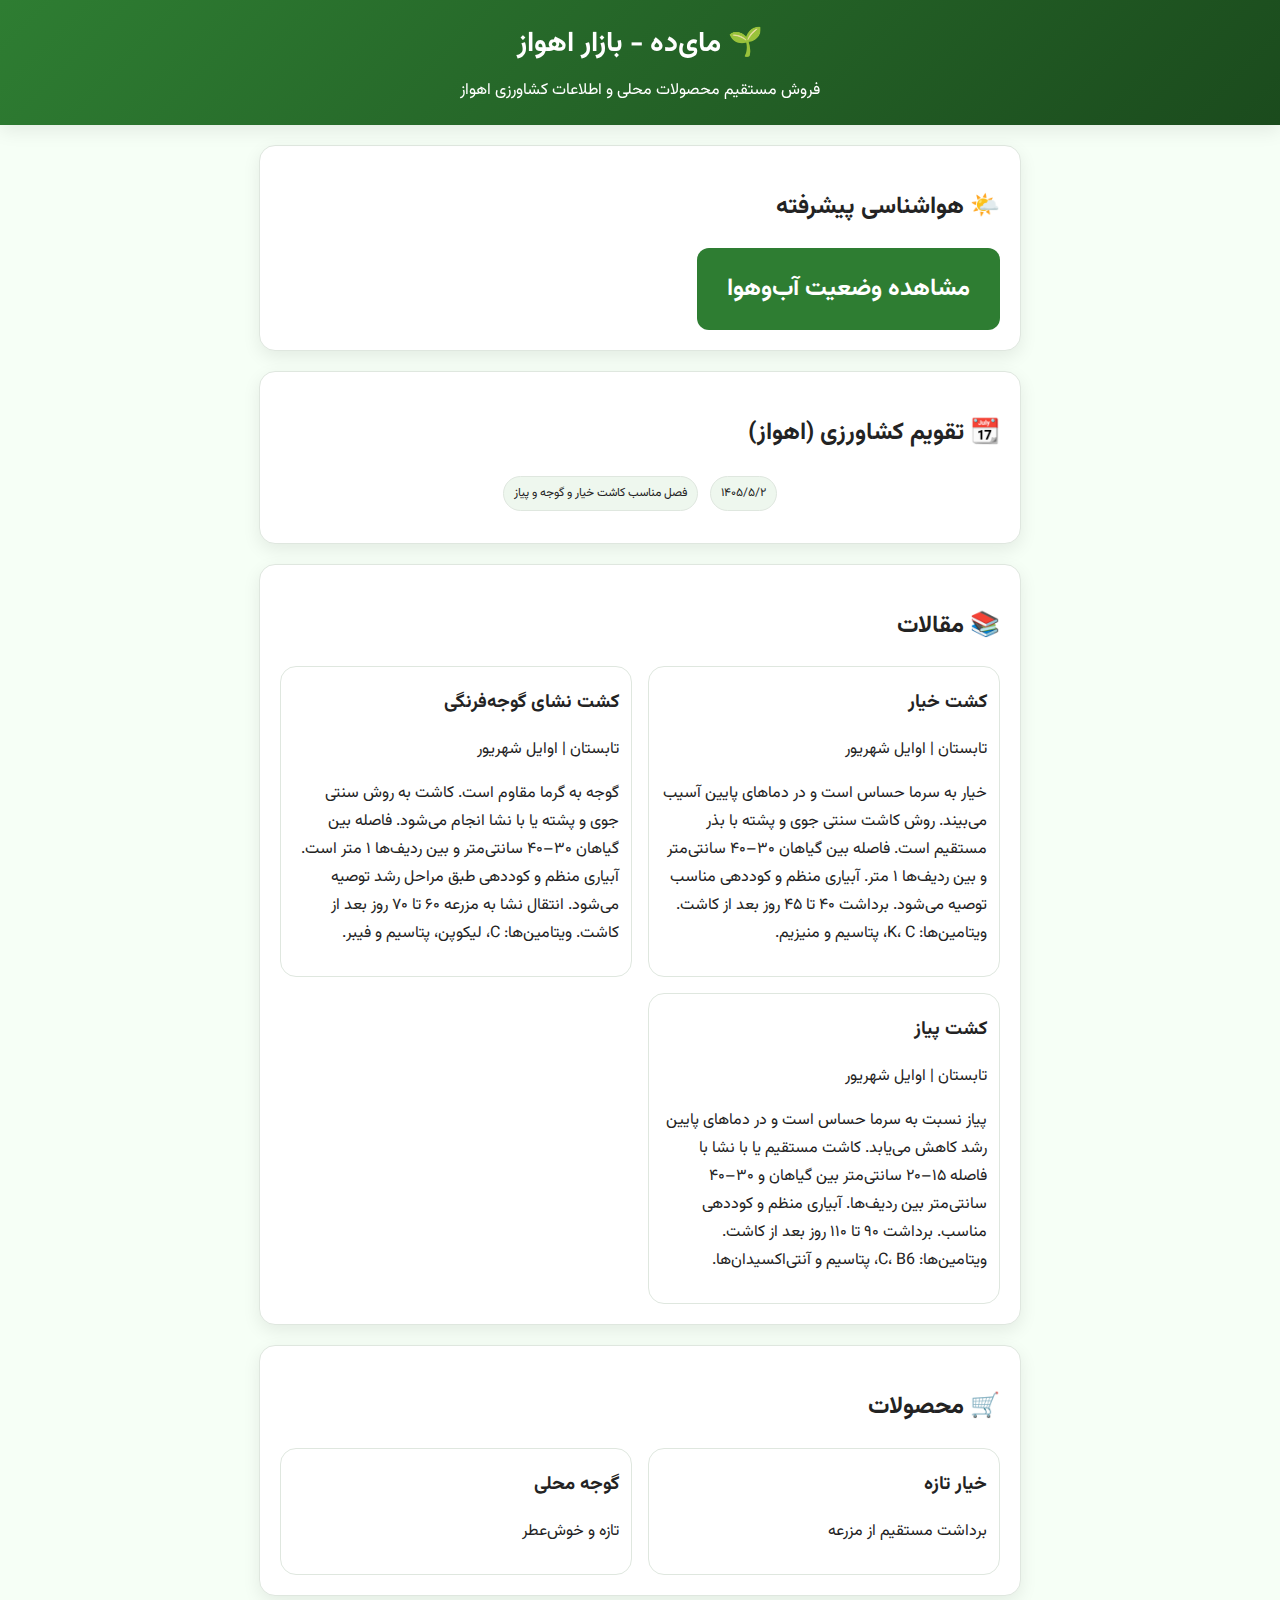
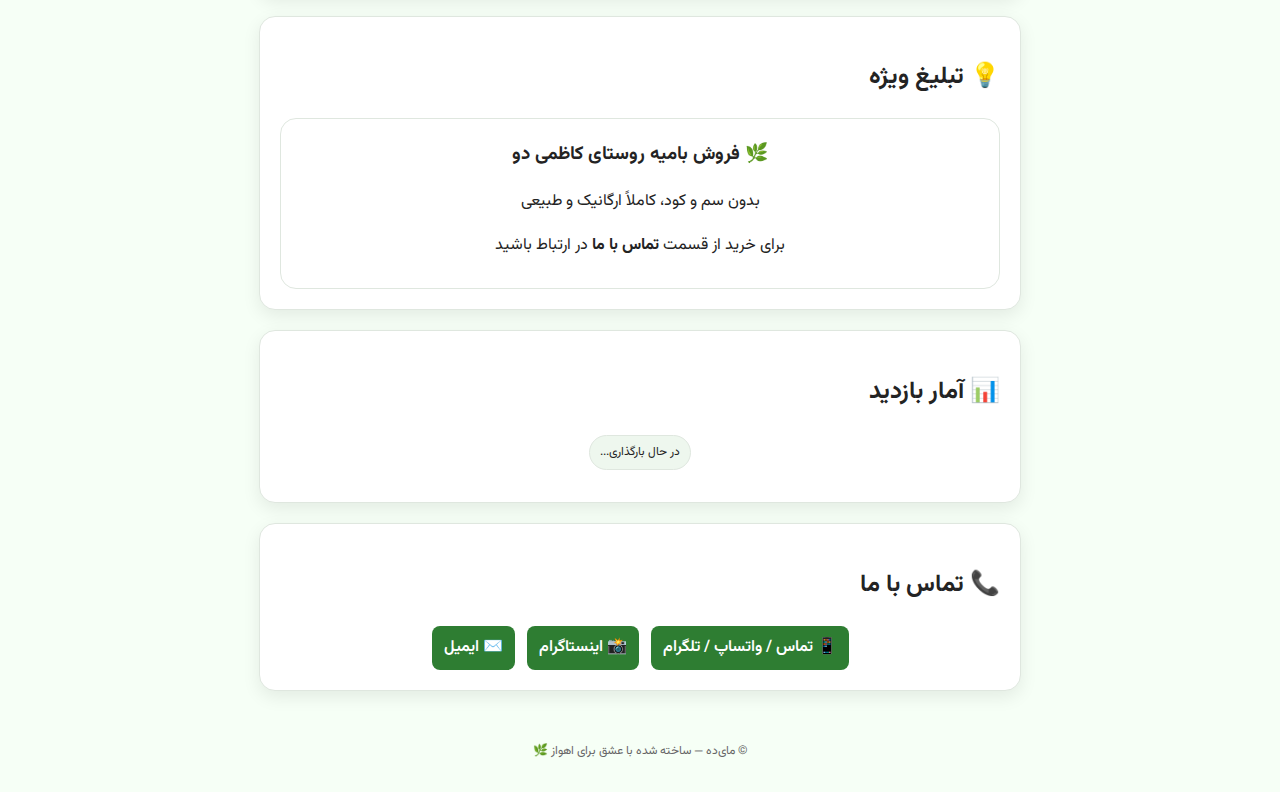
<file: index.html>
<!DOCTYPE html>
<html lang="fa" dir="rtl">
<head>
<meta charset="UTF-8">
<meta name="viewport" content="width=device-width, initial-scale=1.0">
<title>مای‌ده - بازار و کشاورزی اهواز</title>
<link href="https://fonts.googleapis.com/css2?family=Vazirmatn:wght@300;400;600;800&display=swap" rel="stylesheet">
<style>
:root{
  --bg:#f6fff6; --text:#232323; --card:#fff;
  --muted:#eef7ee; --primary:#2e7d32; --shadow:0 6px 18px rgba(0,0,0,0.08);
  --border:#dfe7df;
}
body{margin:0;font-family:'Vazirmatn',sans-serif;line-height:1.75;background:var(--bg);color:var(--text);}
a{text-decoration:none;color:var(--primary);}
header{position:sticky;top:0;background:linear-gradient(135deg,var(--primary),#1b4b1d);color:#fff;text-align:center;padding:20px 16px;box-shadow:var(--shadow);}
header h1{margin:0;font-size:28px;}
header p{margin:8px 0 0;font-size:16px;font-weight:400;}
.block{background:var(--card);border:1px solid var(--border);border-radius:16px;padding:20px;margin:20px auto;max-width:720px;box-shadow:var(--shadow);transition:transform .3s,box-shadow .3s;}
.block:hover{transform:translateY(-5px);box-shadow:0 12px 24px rgba(0,0,0,0.2);}
.big-link{display:inline-block;font-size:24px;font-weight:700;padding:20px 30px;background:var(--primary);color:#fff;border-radius:12px;transition:.3s;}
.big-link:hover{background:#1b4b1d;transform:scale(1.05);}
.controls{display:flex;gap:8px;flex-wrap:wrap;justify-content:center;margin:10px 0;}
.pill{display:inline-block;background:var(--muted);border:1px solid var(--border);padding:6px 10px;border-radius:999px;font-size:12px;margin:2px;}
footer{text-align:center;font-size:12px;color:#666;padding:18px 10px;}
.grid{display:grid;gap:16px;}
@media(min-width:720px){.grid.cols-2{grid-template-columns:1fr 1fr}.grid.cols-3{grid-template-columns:repeat(3,1fr)}}
.card{border:1px solid var(--border);border-radius:16px;background:var(--card);padding:12px;transition:transform .3s,box-shadow .3s;}
.card:hover{transform:translateY(-3px);box-shadow:var(--shadow);}
.card h3{margin:8px 0;}
.contact-links{display:flex;flex-wrap:wrap;justify-content:center;gap:12px;margin-top:10px;}
.contact-links a{display:inline-block;padding:8px 12px;background:var(--primary);color:#fff;border-radius:8px;transition:.3s;font-weight:600;}
.contact-links a:hover{background:#1b4b1d;transform:scale(1.05);}
.to-top{position:fixed;bottom:80px;right:16px;width:44px;height:44px;border:none;border-radius:50%;background:var(--primary);color:#fff;display:none;cursor:pointer;box-shadow:var(--shadow);}
.to-top.show{display:block;}
</style>
<!-- Google Analytics -->
<script async src="https://www.googletagmanager.com/gtag/js?id=G-6BTYLDBJT4"></script>
<script>
window.dataLayer=window.dataLayer||[];
function gtag(){dataLayer.push(arguments);}
gtag('js',new Date());
gtag('config','G-6BTYLDBJT4');
</script>
</head>
<body>
<header>
  <h1>🌱 مای‌ده - بازار اهواز</h1>
  <p>فروش مستقیم محصولات محلی و اطلاعات کشاورزی اهواز</p>
</header>

<section class="block">
  <h2>🌤️ هواشناسی پیشرفته</h2>
  <a href="https://mehdieidani.github.io/Hava-Ahwaz55/" target="_blank" class="big-link">مشاهده وضعیت آب‌وهوا</a>
</section>

<section class="block">
  <h2>📆 تقویم کشاورزی (اهواز)</h2>
  <div class="controls">
    <span class="pill" id="todayDate">—</span>
    <span class="pill" id="seasonTip">—</span>
  </div>
</section>

<section class="block">
  <h2>📚 مقالات</h2>
  <div class="grid cols-2" id="articleGrid">

    <!-- خیار -->
    <div class="card">
      <h3>کشت خیار</h3>
      <p>تابستان | اوایل شهریور</p>
      <p>خیار به سرما حساس است و در دماهای پایین آسیب می‌بیند. روش کاشت سنتی جوی و پشته با بذر مستقیم است. فاصله بین گیاهان ۳۰–۴۰ سانتی‌متر و بین ردیف‌ها ۱ متر. آبیاری منظم و کوددهی مناسب توصیه می‌شود. برداشت ۴۰ تا ۴۵ روز بعد از کاشت. ویتامین‌ها: K، C، پتاسیم و منیزیم.</p>
    </div>

    <!-- گوجه -->
    <div class="card">
      <h3>کشت نشای گوجه‌فرنگی</h3>
      <p>تابستان | اوایل شهریور</p>
      <p>گوجه به گرما مقاوم است. کاشت به روش سنتی جوی و پشته یا با نشا انجام می‌شود. فاصله بین گیاهان ۳۰–۴۰ سانتی‌متر و بین ردیف‌ها ۱ متر است. آبیاری منظم و کوددهی طبق مراحل رشد توصیه می‌شود. انتقال نشا به مزرعه ۶۰ تا ۷۰ روز بعد از کاشت. ویتامین‌ها: C، لیکوپن، پتاسیم و فیبر.</p>
    </div>

    <!-- پیاز -->
    <div class="card">
      <h3>کشت پیاز</h3>
      <p>تابستان | اوایل شهریور</p>
      <p>پیاز نسبت به سرما حساس است و در دماهای پایین رشد کاهش می‌یابد. کاشت مستقیم یا با نشا با فاصله ۱۵–۲۰ سانتی‌متر بین گیاهان و ۳۰–۴۰ سانتی‌متر بین ردیف‌ها. آبیاری منظم و کوددهی مناسب. برداشت ۹۰ تا ۱۱۰ روز بعد از کاشت. ویتامین‌ها: C، B6، پتاسیم و آنتی‌اکسیدان‌ها.</p>
    </div>

  </div>
</section>

<section class="block">
  <h2>🛒 محصولات</h2>
  <div class="grid cols-2" id="productGrid">
    <div class="card"><h3>خیار تازه</h3><p>برداشت مستقیم از مزرعه</p></div>
    <div class="card"><h3>گوجه محلی</h3><p>تازه و خوش‌عطر</p></div>
  </div>
</section>
  
<!-- تبلیغ بامیه -->
<section class="block">
  <h2>💡 تبلیغ ویژه</h2>
  <div class="card" style="text-align:center;cursor:pointer;transition:transform .3s,box-shadow .3s;" 
       onclick="window.location='#contact'">
    <h3>🌿 فروش بامیه روستای کاظمی دو</h3>
    <p>بدون سم و کود، کاملاً ارگانیک و طبیعی</p>
    <p>برای خرید از قسمت <strong>تماس با ما</strong> در ارتباط باشید</p>
  </div>
</section>
  
<section class="block">
  <h2>📊 آمار بازدید</h2>
  <div class="controls">
    <span class="pill" id="pageViews">در حال بارگذاری...</span>
  </div>
</section>

<section class="block">
  <h2>📞 تماس با ما</h2>
  <div class="contact-links">
    <a href="tel:09332356547">📱 تماس / واتساپ / تلگرام</a>
    <a href="https://www.instagram.com/ahwaz14agriculture" target="_blank">📸 اینستاگرام</a>
    <a href="mailto:mehdi1eidani@gmail.com">✉️ ایمیل</a>
  </div>
</section>

<footer>
  <p>© مای‌ده — ساخته شده با عشق برای اهواز 🌿</p>
</footer>

<button class="to-top" id="toTop">↑</button>

<script>
// بروزرسانی تاریخ و فصل
function updateDateInfo(){
  const d=new Date();
  document.getElementById('todayDate').innerText=d.toLocaleDateString('fa-IR');
  document.getElementById('seasonTip').innerText='فصل مناسب کاشت خیار و گوجه و پیاز';
}
updateDateInfo();

// آمار بازدید نمونه (Google Analytics واقعی شمارش نمی‌شود در صفحه فقط نمونه)
setTimeout(()=>{document.getElementById('pageViews').innerText='بازدید: 1234';},1000);

// دکمه بازگشت به بالا
const toTop=document.getElementById('toTop');
window.onscroll=()=>toTop.classList.toggle('show',window.scrollY>300);
toTop.onclick=()=>window.scrollTo({top:0,behavior:'smooth'});
</script>
</body>
</html>
</file>
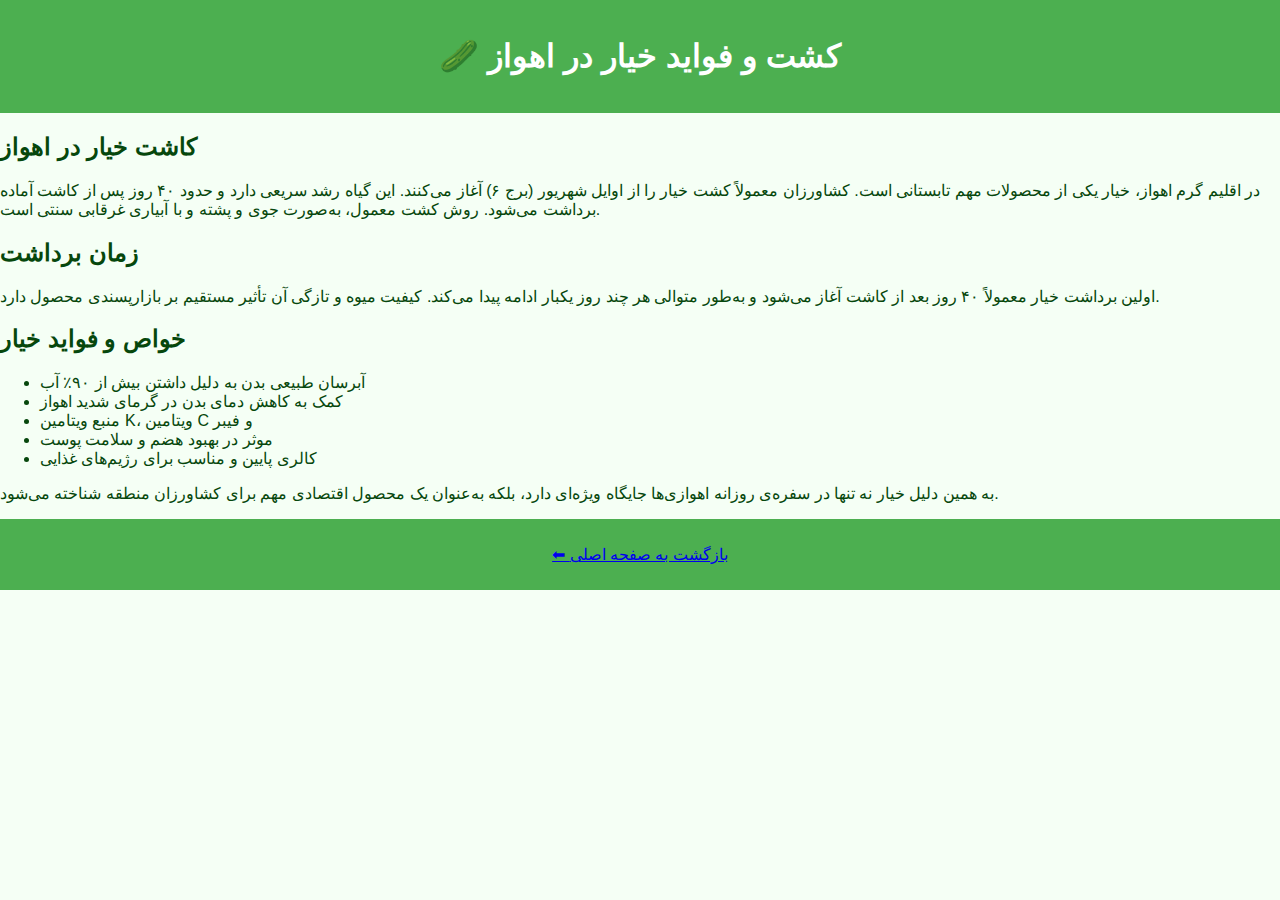
<file: khiar.html>
<!DOCTYPE html>
<html lang="fa">
<head>
  <meta charset="UTF-8">
  <meta name="viewport" content="width=device-width, initial-scale=1.0">
  <title>🥒 کشت و فواید خیار در اهواز</title>
  <link rel="stylesheet" href="../style.css">
</head>
<body>
  <header>
    <h1>🥒 کشت و فواید خیار در اهواز</h1>
  </header>

  <main>
    <article>
      <h2>کاشت خیار در اهواز</h2>
      <p>
        در اقلیم گرم اهواز، خیار یکی از محصولات مهم تابستانی است. 
        کشاورزان معمولاً کشت خیار را از اوایل شهریور (برج ۶) آغاز می‌کنند. 
        این گیاه رشد سریعی دارد و حدود ۴۰ روز پس از کاشت آماده برداشت می‌شود. 
        روش کشت معمول، به‌صورت جوی و پشته و با آبیاری غرقابی سنتی است.
      </p>

      <h2>زمان برداشت</h2>
      <p>
        اولین برداشت خیار معمولاً ۴۰ روز بعد از کاشت آغاز می‌شود و 
        به‌طور متوالی هر چند روز یکبار ادامه پیدا می‌کند. 
        کیفیت میوه و تازگی آن تأثیر مستقیم بر بازارپسندی محصول دارد.
      </p>

      <h2>خواص و فواید خیار</h2>
      <ul>
        <li>آبرسان طبیعی بدن به دلیل داشتن بیش از ۹۰٪ آب</li>
        <li>کمک به کاهش دمای بدن در گرمای شدید اهواز</li>
        <li>منبع ویتامین K، ویتامین C و فیبر</li>
        <li>موثر در بهبود هضم و سلامت پوست</li>
        <li>کالری پایین و مناسب برای رژیم‌های غذایی</li>
      </ul>

      <p>
        به همین دلیل خیار نه تنها در سفره‌ی روزانه اهوازی‌ها جایگاه ویژه‌ای دارد،
        بلکه به‌عنوان یک محصول اقتصادی مهم برای کشاورزان منطقه شناخته می‌شود.
      </p>
    </article>
  </main>

  <footer>
    <p><a href="../index.html">⬅ بازگشت به صفحه اصلی</a></p>
  </footer>
</body>
</html>
</file>
<file: style.css>
body {
    font-family: Tahoma, sans-serif;
    background-color: #f5fff5;
    color: #06470c;
    margin: 0;
    padding: 0;
}

header {
    background-color: #4CAF50;
    color: white;
    text-align: center;
    padding: 1em 0;
}

section {
    padding: 20px;
    margin: 10px;
    background-color: #e6ffe6;
    border-radius: 8px;
}

h2 {
    color: #06470c;
}

button {
    padding: 10px 20px;
    background-color: #4CAF50;
    color: white;
    border: none;
    cursor: pointer;
    border-radius: 5px;
}

button:hover {
    background-color: #45a049;
}

footer {
    text-align: center;
    padding: 10px;
    background-color: #4CAF50;
    color: white;
}
</file>
